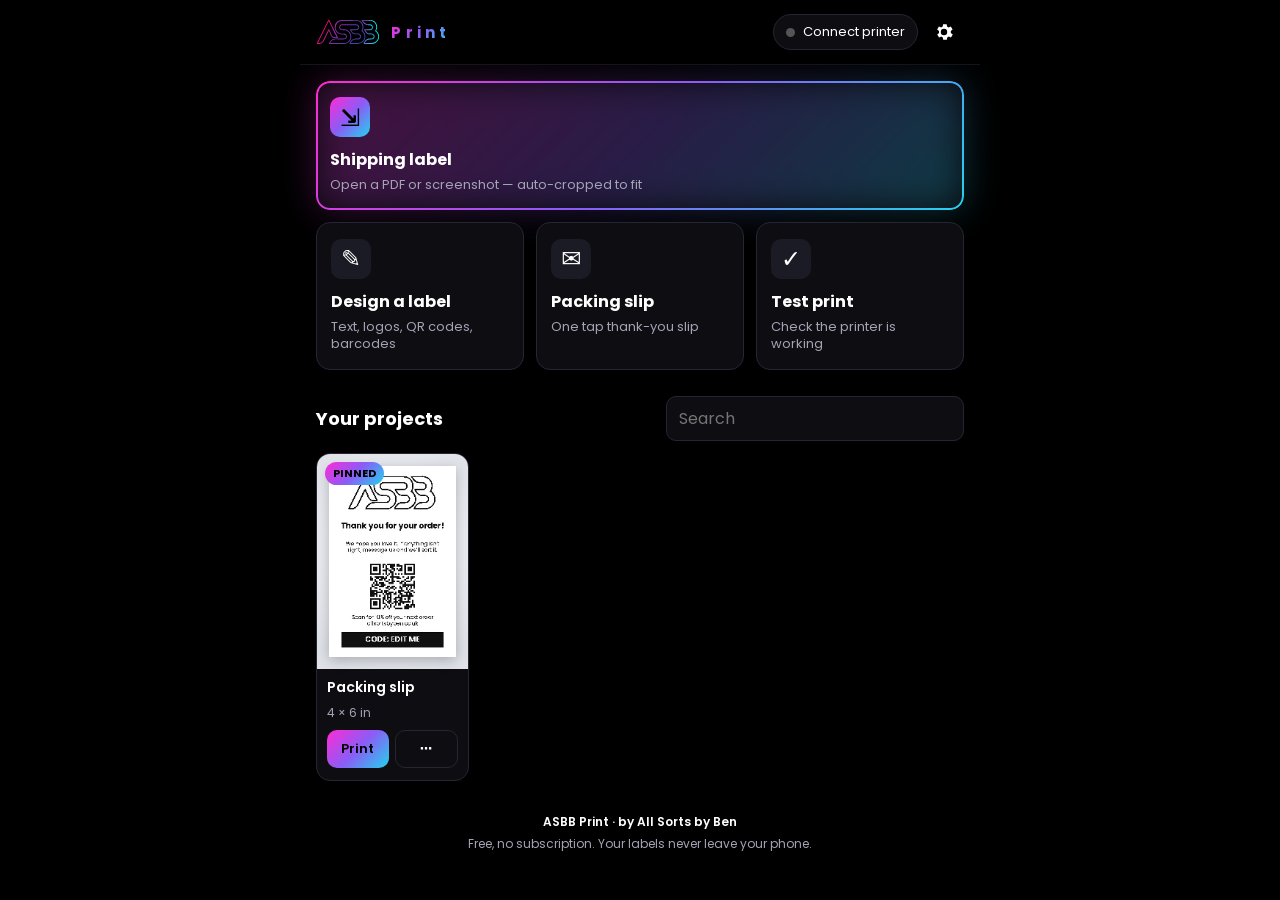
<file: index.html>
<!doctype html>
<html lang="en-GB">
<head>
  <meta charset="utf-8">
  <meta name="viewport" content="width=device-width, initial-scale=1, viewport-fit=cover">
  <title>ASBB Print</title>
  <meta name="description" content="Free label printing for Phomemo PM-241 and other TSPL thermal printers. Auto-crop shipping labels, design labels and save projects. No subscription. By All Sorts by Ben.">
  <meta name="theme-color" content="#000000">
  <link rel="manifest" href="manifest.webmanifest">
  <link rel="icon" href="img/icon-192.png">
  <link rel="apple-touch-icon" href="img/apple-touch-icon.png">
  <link rel="preconnect" href="https://fonts.googleapis.com">
  <link rel="preconnect" href="https://fonts.gstatic.com" crossorigin>
  <link href="https://fonts.googleapis.com/css2?family=Poppins:ital,wght@0,400;0,600;0,700;1,400;1,700&display=swap" rel="stylesheet">
  <link rel="stylesheet" href="css/app.css">
  <script src="vendor/qrcode.js" defer></script>
  <script src="vendor/JsBarcode.all.min.js" defer></script>
  <script type="module" src="js/app.js"></script>
</head>
<body>
  <header class="topbar">
    <button class="brand" id="homeBtn" aria-label="ASBB Print home">
      <img src="img/asbb-logo.svg" alt="ASBB" class="brand-logo">
      <span class="brand-word">Print</span>
    </button>
    <div class="topbar-actions">
      <button class="chip" id="printerChip" aria-label="Printer connection"><span class="dot"></span><span class="chip-text">Connect printer</span></button>
      <button class="icon-btn" id="settingsBtn" aria-label="Settings">
        <svg viewBox="0 0 24 24" width="22" height="22" aria-hidden="true"><path fill="currentColor" d="M19.4 13a7.5 7.5 0 0 0 0-2l2-1.6-2-3.4-2.4 1a7 7 0 0 0-1.7-1L15 3.5h-4l-.4 2.5a7 7 0 0 0-1.7 1l-2.4-1-2 3.4L6.6 11a7.5 7.5 0 0 0 0 2l-2 1.6 2 3.4 2.4-1a7 7 0 0 0 1.7 1l.4 2.5h4l.4-2.5a7 7 0 0 0 1.7-1l2.4 1 2-3.4zM12 15.5a3.5 3.5 0 1 1 0-7 3.5 3.5 0 0 1 0 7z"/></svg>
      </button>
    </div>
  </header>

  <div id="notice" class="notice" hidden></div>

  <!-- HOME -->
  <main id="view-home" class="view">
    <section class="actions">
      <button class="action neon" id="actLabel">
        <span class="action-icon">⇲</span>
        <span class="action-title">Shipping label</span>
        <span class="action-sub">Open a PDF or screenshot — auto-cropped to fit</span>
      </button>
      <button class="action" id="actDesign">
        <span class="action-icon">✎</span>
        <span class="action-title">Design a label</span>
        <span class="action-sub">Text, logos, QR codes, barcodes</span>
      </button>
      <button class="action" id="actSlip">
        <span class="action-icon">✉</span>
        <span class="action-title">Packing slip</span>
        <span class="action-sub">One tap thank-you slip</span>
      </button>
      <button class="action" id="actTest">
        <span class="action-icon">✓</span>
        <span class="action-title">Test print</span>
        <span class="action-sub">Check the printer is working</span>
      </button>
    </section>
    <input type="file" id="fileInput" accept="application/pdf,image/*" hidden>

    <div id="installBanner" class="install-banner" hidden>
      <span>Add ASBB Print to your home screen for one-tap access.</span>
      <button class="btn small" id="installBtn">Install</button>
    </div>
    <div id="backupBanner" class="install-banner" hidden>
      <span>You've saved new projects. Back them up so they're safe if Chrome data is cleared.</span>
      <button class="btn small" id="backupNowBtn">Back up</button>
    </div>

    <section class="projects">
      <div class="section-head">
        <h2>Your projects</h2>
        <input type="search" id="projectSearch" placeholder="Search" aria-label="Search projects">
      </div>
      <div id="projectGrid" class="grid"></div>
      <p id="projectsEmpty" class="empty" hidden>Saved labels show here. Open one and tap <b>Print</b> to print it again in seconds.</p>
    </section>

    <footer class="foot">
      <a href="https://allsortsbyben.co.uk" target="_blank" rel="noopener">ASBB Print · by All Sorts by Ben</a>
      <span>Free, no subscription. Your labels never leave your phone.</span>
    </footer>
  </main>

  <!-- PRINT / PREVIEW -->
  <main id="view-job" class="view" hidden>
    <div class="subbar">
      <button class="icon-btn" data-back aria-label="Back">‹</button>
      <h1 id="jobTitle">Label</h1>
      <div class="pager" id="pager" hidden>
        <button class="icon-btn" id="pgPrev" aria-label="Previous page">‹</button>
        <span id="pgText">1 / 1</span>
        <button class="icon-btn" id="pgNext" aria-label="Next page">›</button>
      </div>
    </div>
    <div class="stage"><div class="paper"><canvas id="jobCanvas"></canvas></div></div>
    <div id="jobBusy" class="busy" hidden>Working…</div>

    <div class="panel" id="jobControls">
      <label class="field"><span>Label size</span><select id="jobSize"></select></label>
      <div class="field" id="cropField">
        <span>Crop</span>
        <div class="seg" id="cropSeg">
          <button data-v="auto" class="on">Auto</button><button data-v="none">Whole page</button><button data-v="manual">Manual</button>
        </div>
        <div class="row-btns">
          <button class="btn ghost small" id="nextArea">Try next area</button>
          <button class="btn ghost small" id="editCrop">Adjust crop</button>
        </div>
      </div>
      <div class="field" id="rotField">
        <span>Rotate</span>
        <div class="seg" id="rotSeg"><button data-v="auto" class="on">Auto</button><button data-v="0">0°</button><button data-v="90">90°</button><button data-v="180">180°</button><button data-v="270">270°</button></div>
      </div>
      <div class="field" id="fitField">
        <span>Fit</span>
        <div class="seg" id="fitSeg"><button data-v="fit" class="on">Fit</button><button data-v="fill">Fill</button><button data-v="stretch">Stretch</button></div>
      </div>
      <label class="field" id="marginField"><span>Margin <output id="marginOut">2 mm</output></span><input type="range" id="jobMargin" min="0" max="10" step="0.5" value="2"></label>
      <div class="field">
        <span>Look</span>
        <div class="seg" id="lookSeg"><button data-v="sharp" class="on">Sharp (barcodes)</button><button data-v="photo">Photo</button></div>
      </div>
      <label class="field" id="levelField"><span>Darkness of greys <output id="levelOut">160</output></span><input type="range" id="jobLevel" min="80" max="230" step="5" value="160"></label>
      <div class="field two">
        <label><span>Copies</span>
          <div class="stepper"><button id="cMinus" aria-label="Fewer">−</button><input id="jobCopies" type="number" min="1" max="999" value="1" inputmode="numeric"><button id="cPlus" aria-label="More">+</button></div>
        </label>
        <label id="pagesField"><span>Pages</span><select id="jobPages"><option value="all">All pages</option><option value="current">This page only</option></select></label>
      </div>
      <label class="field"><span>Packing slip after each label</span><select id="jobSlip"><option value="">None</option></select></label>
    </div>
    <div class="dock">
      <button class="btn ghost" id="jobSave">Save project</button>
      <button class="btn primary" id="jobPrint">Print</button>
    </div>
  </main>

  <!-- DESIGNER -->
  <main id="view-design" class="view" hidden>
    <div class="subbar">
      <button class="icon-btn" data-back aria-label="Back">‹</button>
      <input id="dName" class="title-input" value="New label" aria-label="Project name">
      <select id="dSize" class="mini-select" aria-label="Label size"></select>
    </div>
    <div class="stage"><div class="paper"><canvas id="dCanvas"></canvas></div></div>
    <div class="toolbar" id="dTools">
      <button data-add="text">Text</button>
      <button data-add="image">Image</button>
      <button data-add="logo">Logo</button>
      <button data-add="qr">QR</button>
      <button data-add="barcode">Barcode</button>
      <button data-add="rect">Box</button>
      <button data-add="line">Line</button>
      <button id="dData">Data</button>
    </div>
    <input type="file" id="dImageInput" accept="image/*" hidden>
    <input type="file" id="dCsvInput" accept=".csv,text/csv" hidden>
    <div class="panel" id="dProps"><p class="hint">Tap something on the label to edit it, drag to move, and drag the pink dot to resize.</p></div>
    <div class="dock">
      <button class="btn ghost" id="dSave">Save project</button>
      <button class="btn primary" id="dPrint">Preview &amp; print</button>
    </div>
  </main>

  <!-- CROP EDITOR -->
  <div id="cropModal" class="modal" hidden>
    <div class="modal-card wide">
      <div class="modal-head"><h2>Adjust crop</h2><button class="icon-btn" data-close aria-label="Close">✕</button></div>
      <p class="hint">Drag the box to move it, drag the corners to resize. Applies to every page.</p>
      <div class="crop-wrap"><canvas id="cropCanvas"></canvas></div>
      <div class="modal-foot"><button class="btn ghost" id="cropReset">Whole page</button><button class="btn primary" id="cropDone">Done</button></div>
    </div>
  </div>

  <!-- SETTINGS -->
  <div id="settingsModal" class="modal" hidden>
    <div class="modal-card">
      <div class="modal-head"><h2>Settings</h2><button class="icon-btn" data-close aria-label="Close">✕</button></div>

      <h3>Printer</h3>
      <p id="printerStatus" class="status">Not connected</p>
      <div class="stack">
        <button class="btn primary" id="connBle">Connect Bluetooth printer</button>
        <div class="row-btns">
          <button class="btn ghost small" id="connSerial">Bluetooth Classic</button>
          <button class="btn ghost small" id="connUsb">USB cable</button>
          <button class="btn ghost small" id="connOff">Disconnect</button>
        </div>
        <p class="hint">Switch the printer on, tap <b>Connect Bluetooth printer</b> and pick it from the list (the PM-241 shows as <b>PM2410BT…</b>). No pairing in your phone's settings is needed. If it isn't listed, try <b>Bluetooth Classic</b> after pairing it in your phone's Bluetooth settings.</p>
        <p class="hint small" id="diag"></p>
        <div class="row-btns">
          <button class="btn ghost small" id="testPrint">Test print</button>
          <button class="btn ghost small" id="feedBtn">Feed one label</button>
        </div>
        <details class="btlog">
          <summary>Bluetooth log</summary>
          <pre id="btLog"></pre>
          <button class="btn ghost small" id="btLogCopy">Copy log</button>
        </details>
      </div>

      <h3>Labels</h3>
      <label class="field"><span>Default label size</span><select id="sSize"></select></label>
      <div class="field two">
        <label><span>Custom width (mm)</span><input type="number" id="cW" min="10" max="120" step="0.1" placeholder="e.g. 70"></label>
        <label><span>Custom height (mm)</span><input type="number" id="cH" min="10" max="400" step="0.1" placeholder="e.g. 40"></label>
      </div>
      <button class="btn ghost small" id="addSize">Add custom size</button>
      <div id="customList" class="custom-list"></div>
      <label class="field"><span>Label type</span>
        <select id="sGapType"><option value="gap">Gaps between labels (most rolls &amp; fanfold)</option><option value="bline">Black mark on the back</option><option value="continuous">Continuous roll</option></select>
      </label>
      <label class="field"><span>Gap size <output id="gapOut">3 mm</output></span><input type="range" id="sGap" min="0" max="10" step="0.5" value="3"></label>
      <label class="field"><span>Print darkness <output id="densOut">8</output></span><input type="range" id="sDensity" min="1" max="15" step="1" value="8"></label>
      <label class="field"><span>Print speed</span><select id="sSpeed"><option value="">Printer default</option><option value="2">Slow (darker)</option><option value="4">Normal</option><option value="6">Fast</option></select></label>
      <div class="field two">
        <label><span>Shift right (mm)</span><input type="number" id="sOffX" min="0" max="20" step="0.5" value="0"></label>
        <label><span>Shift down (mm)</span><input type="number" id="sOffY" min="-20" max="20" step="0.5" value="0"></label>
      </div>
      <label class="field"><span>Printer language</span>
        <select id="sFormat"><option value="plain">Standard TSPL (default, works with the PM-241)</option><option value="lzo">Compressed (some Phomemo printers)</option></select>
      </label>
      <label class="check"><input type="checkbox" id="sFlip"> Print upside down (flip 180°)</label>
      <label class="check"><input type="checkbox" id="sInvert"> Test print came out as a negative (fix colours)</label>

      <h3>App</h3>
      <div class="row-btns">
        <button class="btn ghost small" id="installBtn2" hidden>Install app</button>
        <button class="btn ghost small" id="exportBtn">Back up projects</button>
        <button class="btn ghost small" id="importBtn">Restore backup</button>
      </div>
      <input type="file" id="importInput" accept="application/json,.json" hidden>
      <p class="hint small">ASBB Print works in Chrome on Android and in Chrome or Edge on a computer. iPhone and iPad browsers can't connect to Bluetooth printers.</p>
      <p class="hint small">Version <span id="appVersion"></span> · <a href="https://allsortsbyben.co.uk" target="_blank" rel="noopener">allsortsbyben.co.uk</a></p>
    </div>
  </div>

  <!-- PROJECT MENU -->
  <div id="menuModal" class="modal" hidden>
    <div class="modal-card small">
      <div class="modal-head"><h2 id="menuTitle">Project</h2><button class="icon-btn" data-close aria-label="Close">✕</button></div>
      <div class="stack" id="menuItems"></div>
    </div>
  </div>

  <div id="toast" class="toast" role="status" aria-live="polite"></div>
</body>
</html>
</file>
<file: css/app.css>
:root {
  color-scheme: dark;
  --bg: #000;
  --card: #0d0d12;
  --card-2: #15151d;
  --line: #262633;
  --text: #fff;
  --muted: #a3a3b5;
  --pink: #ff2bd6;
  --violet: #8b5cf6;
  --cyan: #22d3ee;
  --gold: #e3a82b;
  --grad: linear-gradient(135deg, var(--pink), var(--violet) 50%, var(--cyan));
  --radius: 14px;
  --safe-b: env(safe-area-inset-bottom, 0px);
}
* { box-sizing: border-box; }
html, body { margin: 0; background: var(--bg); color: var(--text); }
body {
  font-family: Poppins, ui-sans-serif, system-ui, "Segoe UI", Arial, sans-serif;
  -webkit-font-smoothing: antialiased;
  max-width: 680px;
  margin: 0 auto;
  min-height: 100dvh;
  overscroll-behavior-y: none;
}
button, input, select, textarea { font: inherit; color: inherit; }
button { cursor: pointer; }
:focus-visible { outline: 2px solid var(--gold); outline-offset: 3px; border-radius: 6px; }
[hidden] { display: none !important; }
a { color: var(--cyan); }

/* top bar */
.topbar {
  position: sticky; top: 0; z-index: 20;
  display: flex; align-items: center; justify-content: space-between; gap: 8px;
  padding: 12px 16px; background: rgba(0, 0, 0, .86); backdrop-filter: blur(10px);
  border-bottom: 1px solid #14141c;
}
.brand { display: flex; align-items: center; gap: 10px; background: none; border: 0; padding: 0; }
.brand-logo { height: 26px; width: auto; display: block; }
.brand-word { font-weight: 700; letter-spacing: .28em; font-size: 15px; background: var(--grad); -webkit-background-clip: text; background-clip: text; color: transparent; }
.topbar-actions { display: flex; gap: 6px; align-items: center; }
.icon-btn { background: none; border: 0; width: 40px; height: 40px; border-radius: 10px; display: grid; place-items: center; font-size: 26px; line-height: 1; color: var(--text); }
.icon-btn:active { background: #1a1a24; }
.chip { display: flex; align-items: center; gap: 8px; padding: 7px 12px; border-radius: 999px; border: 1px solid var(--line); background: var(--card); font-size: 13px; max-width: 52vw; }
.chip-text { white-space: nowrap; overflow: hidden; text-overflow: ellipsis; }
.chip .dot { width: 9px; height: 9px; border-radius: 50%; background: #555; flex: none; }
.chip.on .dot { background: #34d399; box-shadow: 0 0 8px #34d399; }
.chip.busy .dot { background: var(--gold); box-shadow: 0 0 8px var(--gold); }

.notice { margin: 12px 16px 0; padding: 12px 14px; border-radius: 12px; background: #2a1f05; border: 1px solid #5c4410; color: #f8e3b0; font-size: 14px; }

.view { padding: 16px 16px calc(110px + var(--safe-b)); }
#view-home { padding-bottom: 32px; }

/* home actions */
.actions { display: grid; grid-template-columns: 1fr 1fr; gap: 12px; }
.action {
  position: relative; text-align: left; border: 1px solid var(--line); background: var(--card);
  border-radius: var(--radius); padding: 16px 14px; display: flex; flex-direction: column; gap: 4px; min-height: 128px;
  transition: transform .12s ease, border-color .12s ease;
}
.action:active { transform: scale(.98); }
.action.neon { grid-column: 1 / -1; min-height: 120px; border: 0; background: #07070b; z-index: 0; }
.action.neon::before { content: ""; position: absolute; inset: 0; border-radius: inherit; padding: 2px; background: var(--grad); -webkit-mask: linear-gradient(#000 0 0) content-box, linear-gradient(#000 0 0); -webkit-mask-composite: xor; mask-composite: exclude; z-index: -1; }
.action.neon::after { content: ""; position: absolute; inset: 0; border-radius: inherit; background: var(--grad); filter: blur(18px); opacity: .25; z-index: -2; }
.action-icon { font-size: 24px; width: 40px; height: 40px; display: grid; place-items: center; border-radius: 10px; background: #1b1b26; margin-bottom: 6px; }
.action.neon .action-icon { background: var(--grad); color: #000; font-weight: 700; }
.action-title { font-weight: 700; font-size: 16px; }
.action-sub { color: var(--muted); font-size: 13px; line-height: 1.35; }

.install-banner { display: flex; align-items: center; gap: 12px; justify-content: space-between; margin-top: 14px; padding: 12px 14px; border-radius: 12px; border: 1px solid var(--line); background: var(--card); font-size: 14px; }

/* projects */
.projects { margin-top: 26px; }
.section-head { display: flex; align-items: center; justify-content: space-between; gap: 12px; margin-bottom: 12px; }
.section-head h2 { font-size: 18px; margin: 0; }
.section-head input { width: 46%; min-width: 120px; padding: 9px 12px; border-radius: 10px; border: 1px solid var(--line); background: var(--card); }
.grid { display: grid; grid-template-columns: repeat(auto-fill, minmax(150px, 1fr)); gap: 12px; }
.tile { border: 1px solid var(--line); background: var(--card); border-radius: var(--radius); overflow: hidden; display: flex; flex-direction: column; position: relative; }
.tile-thumb { aspect-ratio: 1 / 1; display: grid; place-items: center; background: radial-gradient(circle at 50% 44%, #f6f7f9 5%, #dfe2e8 85%); border: 0; padding: 12px; width: 100%; }
.tile-thumb img { max-width: 100%; max-height: 100%; box-shadow: 0 3px 12px rgba(0, 0, 0, .25); background: #fff; }
.tile-body { padding: 10px 10px 12px; display: flex; flex-direction: column; gap: 8px; }
.tile-name { font-weight: 600; font-size: 14px; line-height: 1.25; overflow: hidden; display: -webkit-box; -webkit-line-clamp: 2; -webkit-box-orient: vertical; }
.tile-meta { color: var(--muted); font-size: 12px; }
.tile-row { display: flex; gap: 6px; }
.tile-row .btn { flex: 1; }
.pin { position: absolute; top: 8px; left: 8px; background: var(--grad); color: #000; font-size: 11px; font-weight: 700; padding: 3px 8px; border-radius: 999px; }
.empty { color: var(--muted); font-size: 14px; line-height: 1.5; border: 1px dashed var(--line); border-radius: var(--radius); padding: 18px; }

.foot { margin-top: 32px; display: flex; flex-direction: column; gap: 4px; align-items: center; font-size: 12px; color: var(--muted); text-align: center; }
.foot a { color: var(--text); text-decoration: none; font-weight: 600; }

/* buttons */
.btn { border: 1px solid var(--line); background: var(--card-2); border-radius: 12px; padding: 12px 18px; font-weight: 600; font-size: 15px; }
.btn.small { padding: 8px 12px; font-size: 13px; border-radius: 10px; }
.btn.primary { border: 0; background: var(--grad); color: #000; }
.btn.ghost { background: transparent; }
.btn:disabled { opacity: .5; }
.btn:active { transform: translateY(1px); }
.row-btns { display: flex; flex-wrap: wrap; gap: 8px; }
.stack { display: flex; flex-direction: column; gap: 10px; }

/* sub views */
.subbar { display: flex; align-items: center; gap: 8px; margin: -4px -6px 10px; }
.subbar h1 { font-size: 17px; margin: 0; flex: 1; white-space: nowrap; overflow: hidden; text-overflow: ellipsis; }
.pager { display: flex; align-items: center; gap: 2px; font-size: 13px; color: var(--muted); }
.title-input { flex: 1; min-width: 0; background: transparent; border: 1px solid transparent; border-radius: 10px; padding: 8px 10px; font-weight: 700; font-size: 16px; }
.title-input:focus { border-color: var(--line); background: var(--card); outline: none; }
.mini-select { max-width: 40%; padding: 8px; border-radius: 10px; border: 1px solid var(--line); background: var(--card); font-size: 13px; }

.stage { display: grid; place-items: center; padding: 18px 10px; background: radial-gradient(circle at 50% 40%, #191925, #08080c 75%); border-radius: var(--radius); border: 1px solid #16161f; }
.paper { background: #fff; box-shadow: 0 10px 30px rgba(0, 0, 0, .6), 0 0 0 1px rgba(255, 255, 255, .08); line-height: 0; border-radius: 4px; overflow: hidden; }
.paper canvas { display: block; max-width: min(78vw, 420px); max-height: 52vh; width: auto; height: auto; touch-action: none; image-rendering: auto; }
.busy { text-align: center; color: var(--muted); font-size: 13px; margin-top: 8px; }

.panel { margin-top: 14px; display: flex; flex-direction: column; gap: 14px; background: var(--card); border: 1px solid var(--line); border-radius: var(--radius); padding: 14px; }
.field { display: flex; flex-direction: column; gap: 6px; font-size: 13px; color: var(--muted); }
.field > span, .field label > span { display: flex; justify-content: space-between; }
.field output { color: var(--text); }
.field.two { flex-direction: row; gap: 10px; }
.field.two > label { flex: 1; display: flex; flex-direction: column; gap: 6px; }
select, input[type="number"], input[type="text"], textarea {
  width: 100%; padding: 10px 12px; border-radius: 10px; border: 1px solid var(--line); background: #08080c; color: var(--text); font-size: 15px;
}
textarea { min-height: 70px; resize: vertical; }
input[type="range"] { width: 100%; accent-color: var(--pink); }
.seg { display: flex; flex-wrap: wrap; gap: 4px; background: #08080c; border: 1px solid var(--line); border-radius: 11px; padding: 3px; }
.seg button { flex: 1; border: 0; background: transparent; padding: 8px 6px; border-radius: 8px; font-size: 13px; color: var(--muted); white-space: nowrap; }
.seg button.on { background: var(--grad); color: #000; font-weight: 600; }
.stepper { display: flex; align-items: stretch; border: 1px solid var(--line); border-radius: 10px; overflow: hidden; background: #08080c; }
.stepper button { width: 44px; border: 0; background: #14141c; font-size: 20px; }
.stepper input { border: 0; border-radius: 0; text-align: center; background: transparent; -moz-appearance: textfield; }
.stepper input::-webkit-inner-spin-button { -webkit-appearance: none; }
.check { display: flex; align-items: center; gap: 10px; font-size: 14px; color: var(--text); padding: 4px 0; }
.check input { width: 20px; height: 20px; accent-color: var(--pink); }
.hint { color: var(--muted); font-size: 13px; line-height: 1.45; margin: 0; }
.hint.small { font-size: 12px; }

.dock {
  position: fixed; left: 50%; transform: translateX(-50%); bottom: 0; width: 100%; max-width: 680px; z-index: 15;
  display: flex; gap: 10px; padding: 12px 16px calc(12px + var(--safe-b)); background: linear-gradient(transparent, #000 30%);
}
.dock .btn { flex: 1; padding: 15px; }
.dock .btn.primary { flex: 1.4; }

.toolbar { display: flex; gap: 6px; overflow-x: auto; margin-top: 12px; padding-bottom: 4px; scrollbar-width: none; }
.toolbar button { flex: none; border: 1px solid var(--line); background: var(--card); border-radius: 10px; padding: 9px 14px; font-size: 14px; font-weight: 600; }
.toolbar button:active { background: #1d1d28; }
.prop-row { display: flex; gap: 8px; flex-wrap: wrap; }
.prop-row > * { flex: 1; }

/* modals */
.modal { position: fixed; inset: 0; z-index: 40; background: rgba(0, 0, 0, .7); display: flex; align-items: flex-end; justify-content: center; }
.modal-card { width: 100%; max-width: 680px; max-height: 92dvh; overflow-y: auto; background: #0b0b10; border: 1px solid var(--line); border-bottom: 0; border-radius: 20px 20px 0 0; padding: 16px 18px calc(24px + var(--safe-b)); }
.modal-card.small { max-width: 420px; }
.modal-head { display: flex; align-items: center; justify-content: space-between; margin-bottom: 6px; }
.modal-head h2 { margin: 0; font-size: 19px; }
.modal-card h3 { font-size: 13px; text-transform: uppercase; letter-spacing: .12em; color: var(--muted); margin: 22px 0 10px; }
.modal-card .field { margin-bottom: 12px; }
.modal-foot { display: flex; gap: 10px; margin-top: 14px; }
.modal-foot .btn { flex: 1; }
.status { margin: 0 0 12px; font-size: 14px; }
.status.ok { color: #34d399; }
.crop-wrap { margin-top: 12px; display: grid; place-items: center; background: #15151d; border-radius: 12px; padding: 10px; }
.crop-wrap canvas { max-width: 100%; max-height: 62dvh; touch-action: none; display: block; }
.custom-list { display: flex; flex-wrap: wrap; gap: 6px; margin: 10px 0 4px; }
.custom-list span { display: inline-flex; align-items: center; gap: 6px; padding: 5px 10px; border-radius: 999px; border: 1px solid var(--line); font-size: 12px; }
.custom-list button { background: none; border: 0; color: var(--muted); padding: 0; }

.toast { position: fixed; left: 50%; bottom: calc(96px + var(--safe-b)); transform: translateX(-50%) translateY(20px); opacity: 0; pointer-events: none; z-index: 60; background: #fff; color: #000; padding: 11px 18px; border-radius: 999px; font-size: 14px; font-weight: 600; transition: all .2s ease; max-width: 90vw; text-align: center; }
.toast.show { opacity: 1; transform: translateX(-50%) translateY(0); }
.toast.err { background: #ffdede; color: #6b0000; }

@media (min-width: 600px) {
  .actions { grid-template-columns: repeat(3, 1fr); }
  .action.neon { grid-row: span 1; }
  .modal { align-items: center; }
  .modal-card { border-radius: 20px; border-bottom: 1px solid var(--line); }
}
.btlog summary { cursor: pointer; font-size: 13px; color: var(--muted); padding: 6px 0; }
.btlog pre { max-height: 220px; overflow: auto; font-size: 11px; line-height: 1.4; white-space: pre-wrap; word-break: break-word; background: rgba(127,127,127,.12); border-radius: 8px; padding: 8px; margin: 4px 0 8px; }
</file>
<file: v110/css/app.css>
:root {
  color-scheme: dark;
  --bg: #000;
  --card: #0d0d12;
  --card-2: #15151d;
  --line: #262633;
  --text: #fff;
  --muted: #a3a3b5;
  --pink: #ff2bd6;
  --violet: #8b5cf6;
  --cyan: #22d3ee;
  --gold: #e3a82b;
  --grad: linear-gradient(135deg, var(--pink), var(--violet) 50%, var(--cyan));
  --radius: 14px;
  --safe-b: env(safe-area-inset-bottom, 0px);
}
* { box-sizing: border-box; }
html, body { margin: 0; background: var(--bg); color: var(--text); }
body {
  font-family: Poppins, ui-sans-serif, system-ui, "Segoe UI", Arial, sans-serif;
  -webkit-font-smoothing: antialiased;
  max-width: 680px;
  margin: 0 auto;
  min-height: 100dvh;
  overscroll-behavior-y: none;
}
button, input, select, textarea { font: inherit; color: inherit; }
button { cursor: pointer; }
:focus-visible { outline: 2px solid var(--gold); outline-offset: 3px; border-radius: 6px; }
[hidden] { display: none !important; }
a { color: var(--cyan); }

/* top bar */
.topbar {
  position: sticky; top: 0; z-index: 20;
  display: flex; align-items: center; justify-content: space-between; gap: 8px;
  padding: 12px 16px; background: rgba(0, 0, 0, .86); backdrop-filter: blur(10px);
  border-bottom: 1px solid #14141c;
}
.brand { display: flex; align-items: center; gap: 10px; background: none; border: 0; padding: 0; }
.brand-logo { height: 26px; width: auto; display: block; }
.brand-word { font-weight: 700; letter-spacing: .28em; font-size: 15px; background: var(--grad); -webkit-background-clip: text; background-clip: text; color: transparent; }
.topbar-actions { display: flex; gap: 6px; align-items: center; }
.icon-btn { background: none; border: 0; width: 40px; height: 40px; border-radius: 10px; display: grid; place-items: center; font-size: 26px; line-height: 1; color: var(--text); }
.icon-btn:active { background: #1a1a24; }
.chip { display: flex; align-items: center; gap: 8px; padding: 7px 12px; border-radius: 999px; border: 1px solid var(--line); background: var(--card); font-size: 13px; max-width: 52vw; }
.chip-text { white-space: nowrap; overflow: hidden; text-overflow: ellipsis; }
.chip .dot { width: 9px; height: 9px; border-radius: 50%; background: #555; flex: none; }
.chip.on .dot { background: #34d399; box-shadow: 0 0 8px #34d399; }
.chip.busy .dot { background: var(--gold); box-shadow: 0 0 8px var(--gold); }

.notice { margin: 12px 16px 0; padding: 12px 14px; border-radius: 12px; background: #2a1f05; border: 1px solid #5c4410; color: #f8e3b0; font-size: 14px; }

.view { padding: 16px 16px calc(110px + var(--safe-b)); }
#view-home { padding-bottom: 32px; }

/* home actions */
.actions { display: grid; grid-template-columns: 1fr 1fr; gap: 12px; }
.action {
  position: relative; text-align: left; border: 1px solid var(--line); background: var(--card);
  border-radius: var(--radius); padding: 16px 14px; display: flex; flex-direction: column; gap: 4px; min-height: 128px;
  transition: transform .12s ease, border-color .12s ease;
}
.action:active { transform: scale(.98); }
.action.neon { grid-column: 1 / -1; min-height: 120px; border: 0; background: #07070b; z-index: 0; }
.action.neon::before { content: ""; position: absolute; inset: 0; border-radius: inherit; padding: 2px; background: var(--grad); -webkit-mask: linear-gradient(#000 0 0) content-box, linear-gradient(#000 0 0); -webkit-mask-composite: xor; mask-composite: exclude; z-index: -1; }
.action.neon::after { content: ""; position: absolute; inset: 0; border-radius: inherit; background: var(--grad); filter: blur(18px); opacity: .25; z-index: -2; }
.action-icon { font-size: 24px; width: 40px; height: 40px; display: grid; place-items: center; border-radius: 10px; background: #1b1b26; margin-bottom: 6px; }
.action.neon .action-icon { background: var(--grad); color: #000; font-weight: 700; }
.action-title { font-weight: 700; font-size: 16px; }
.action-sub { color: var(--muted); font-size: 13px; line-height: 1.35; }

.install-banner { display: flex; align-items: center; gap: 12px; justify-content: space-between; margin-top: 14px; padding: 12px 14px; border-radius: 12px; border: 1px solid var(--line); background: var(--card); font-size: 14px; }

/* projects */
.projects { margin-top: 26px; }
.section-head { display: flex; align-items: center; justify-content: space-between; gap: 12px; margin-bottom: 12px; }
.section-head h2 { font-size: 18px; margin: 0; }
.section-head input { width: 46%; min-width: 120px; padding: 9px 12px; border-radius: 10px; border: 1px solid var(--line); background: var(--card); }
.grid { display: grid; grid-template-columns: repeat(auto-fill, minmax(150px, 1fr)); gap: 12px; }
.tile { border: 1px solid var(--line); background: var(--card); border-radius: var(--radius); overflow: hidden; display: flex; flex-direction: column; position: relative; }
.tile-thumb { aspect-ratio: 1 / 1; display: grid; place-items: center; background: radial-gradient(circle at 50% 44%, #f6f7f9 5%, #dfe2e8 85%); border: 0; padding: 12px; width: 100%; }
.tile-thumb img { max-width: 100%; max-height: 100%; box-shadow: 0 3px 12px rgba(0, 0, 0, .25); background: #fff; }
.tile-body { padding: 10px 10px 12px; display: flex; flex-direction: column; gap: 8px; }
.tile-name { font-weight: 600; font-size: 14px; line-height: 1.25; overflow: hidden; display: -webkit-box; -webkit-line-clamp: 2; -webkit-box-orient: vertical; }
.tile-meta { color: var(--muted); font-size: 12px; }
.tile-row { display: flex; gap: 6px; }
.tile-row .btn { flex: 1; }
.pin { position: absolute; top: 8px; left: 8px; background: var(--grad); color: #000; font-size: 11px; font-weight: 700; padding: 3px 8px; border-radius: 999px; }
.empty { color: var(--muted); font-size: 14px; line-height: 1.5; border: 1px dashed var(--line); border-radius: var(--radius); padding: 18px; }

.foot { margin-top: 32px; display: flex; flex-direction: column; gap: 4px; align-items: center; font-size: 12px; color: var(--muted); text-align: center; }
.foot a { color: var(--text); text-decoration: none; font-weight: 600; }

/* buttons */
.btn { border: 1px solid var(--line); background: var(--card-2); border-radius: 12px; padding: 12px 18px; font-weight: 600; font-size: 15px; }
.btn.small { padding: 8px 12px; font-size: 13px; border-radius: 10px; }
.btn.primary { border: 0; background: var(--grad); color: #000; }
.btn.ghost { background: transparent; }
.btn:disabled { opacity: .5; }
.btn:active { transform: translateY(1px); }
.row-btns { display: flex; flex-wrap: wrap; gap: 8px; }
.stack { display: flex; flex-direction: column; gap: 10px; }

/* sub views */
.subbar { display: flex; align-items: center; gap: 8px; margin: -4px -6px 10px; }
.subbar h1 { font-size: 17px; margin: 0; flex: 1; white-space: nowrap; overflow: hidden; text-overflow: ellipsis; }
.pager { display: flex; align-items: center; gap: 2px; font-size: 13px; color: var(--muted); }
.title-input { flex: 1; min-width: 0; background: transparent; border: 1px solid transparent; border-radius: 10px; padding: 8px 10px; font-weight: 700; font-size: 16px; }
.title-input:focus { border-color: var(--line); background: var(--card); outline: none; }
.mini-select { max-width: 40%; padding: 8px; border-radius: 10px; border: 1px solid var(--line); background: var(--card); font-size: 13px; }

.stage { display: grid; place-items: center; padding: 18px 10px; background: radial-gradient(circle at 50% 40%, #191925, #08080c 75%); border-radius: var(--radius); border: 1px solid #16161f; }
.paper { background: #fff; box-shadow: 0 10px 30px rgba(0, 0, 0, .6), 0 0 0 1px rgba(255, 255, 255, .08); line-height: 0; border-radius: 4px; overflow: hidden; }
.paper canvas { display: block; max-width: min(78vw, 420px); max-height: 52vh; width: auto; height: auto; touch-action: none; image-rendering: auto; }
.busy { text-align: center; color: var(--muted); font-size: 13px; margin-top: 8px; }

.panel { margin-top: 14px; display: flex; flex-direction: column; gap: 14px; background: var(--card); border: 1px solid var(--line); border-radius: var(--radius); padding: 14px; }
.field { display: flex; flex-direction: column; gap: 6px; font-size: 13px; color: var(--muted); }
.field > span, .field label > span { display: flex; justify-content: space-between; }
.field output { color: var(--text); }
.field.two { flex-direction: row; gap: 10px; }
.field.two > label { flex: 1; display: flex; flex-direction: column; gap: 6px; }
select, input[type="number"], input[type="text"], textarea {
  width: 100%; padding: 10px 12px; border-radius: 10px; border: 1px solid var(--line); background: #08080c; color: var(--text); font-size: 15px;
}
textarea { min-height: 70px; resize: vertical; }
input[type="range"] { width: 100%; accent-color: var(--pink); }
.seg { display: flex; flex-wrap: wrap; gap: 4px; background: #08080c; border: 1px solid var(--line); border-radius: 11px; padding: 3px; }
.seg button { flex: 1; border: 0; background: transparent; padding: 8px 6px; border-radius: 8px; font-size: 13px; color: var(--muted); white-space: nowrap; }
.seg button.on { background: var(--grad); color: #000; font-weight: 600; }
.stepper { display: flex; align-items: stretch; border: 1px solid var(--line); border-radius: 10px; overflow: hidden; background: #08080c; }
.stepper button { width: 44px; border: 0; background: #14141c; font-size: 20px; }
.stepper input { border: 0; border-radius: 0; text-align: center; background: transparent; -moz-appearance: textfield; }
.stepper input::-webkit-inner-spin-button { -webkit-appearance: none; }
.check { display: flex; align-items: center; gap: 10px; font-size: 14px; color: var(--text); padding: 4px 0; }
.check input { width: 20px; height: 20px; accent-color: var(--pink); }
.hint { color: var(--muted); font-size: 13px; line-height: 1.45; margin: 0; }
.hint.small { font-size: 12px; }

.dock {
  position: fixed; left: 50%; transform: translateX(-50%); bottom: 0; width: 100%; max-width: 680px; z-index: 15;
  display: flex; gap: 10px; padding: 12px 16px calc(12px + var(--safe-b)); background: linear-gradient(transparent, #000 30%);
}
.dock .btn { flex: 1; padding: 15px; }
.dock .btn.primary { flex: 1.4; }

.toolbar { display: flex; gap: 6px; overflow-x: auto; margin-top: 12px; padding-bottom: 4px; scrollbar-width: none; }
.toolbar button { flex: none; border: 1px solid var(--line); background: var(--card); border-radius: 10px; padding: 9px 14px; font-size: 14px; font-weight: 600; }
.toolbar button:active { background: #1d1d28; }
.prop-row { display: flex; gap: 8px; flex-wrap: wrap; }
.prop-row > * { flex: 1; }

/* modals */
.modal { position: fixed; inset: 0; z-index: 40; background: rgba(0, 0, 0, .7); display: flex; align-items: flex-end; justify-content: center; }
.modal-card { width: 100%; max-width: 680px; max-height: 92dvh; overflow-y: auto; background: #0b0b10; border: 1px solid var(--line); border-bottom: 0; border-radius: 20px 20px 0 0; padding: 16px 18px calc(24px + var(--safe-b)); }
.modal-card.small { max-width: 420px; }
.modal-head { display: flex; align-items: center; justify-content: space-between; margin-bottom: 6px; }
.modal-head h2 { margin: 0; font-size: 19px; }
.modal-card h3 { font-size: 13px; text-transform: uppercase; letter-spacing: .12em; color: var(--muted); margin: 22px 0 10px; }
.modal-card .field { margin-bottom: 12px; }
.modal-foot { display: flex; gap: 10px; margin-top: 14px; }
.modal-foot .btn { flex: 1; }
.status { margin: 0 0 12px; font-size: 14px; }
.status.ok { color: #34d399; }
.crop-wrap { margin-top: 12px; display: grid; place-items: center; background: #15151d; border-radius: 12px; padding: 10px; }
.crop-wrap canvas { max-width: 100%; max-height: 62dvh; touch-action: none; display: block; }
.custom-list { display: flex; flex-wrap: wrap; gap: 6px; margin: 10px 0 4px; }
.custom-list span { display: inline-flex; align-items: center; gap: 6px; padding: 5px 10px; border-radius: 999px; border: 1px solid var(--line); font-size: 12px; }
.custom-list button { background: none; border: 0; color: var(--muted); padding: 0; }

.toast { position: fixed; left: 50%; bottom: calc(96px + var(--safe-b)); transform: translateX(-50%) translateY(20px); opacity: 0; pointer-events: none; z-index: 60; background: #fff; color: #000; padding: 11px 18px; border-radius: 999px; font-size: 14px; font-weight: 600; transition: all .2s ease; max-width: 90vw; text-align: center; }
.toast.show { opacity: 1; transform: translateX(-50%) translateY(0); }
.toast.err { background: #ffdede; color: #6b0000; }

@media (min-width: 600px) {
  .actions { grid-template-columns: repeat(3, 1fr); }
  .action.neon { grid-row: span 1; }
  .modal { align-items: center; }
  .modal-card { border-radius: 20px; border-bottom: 1px solid var(--line); }
}
</file>
